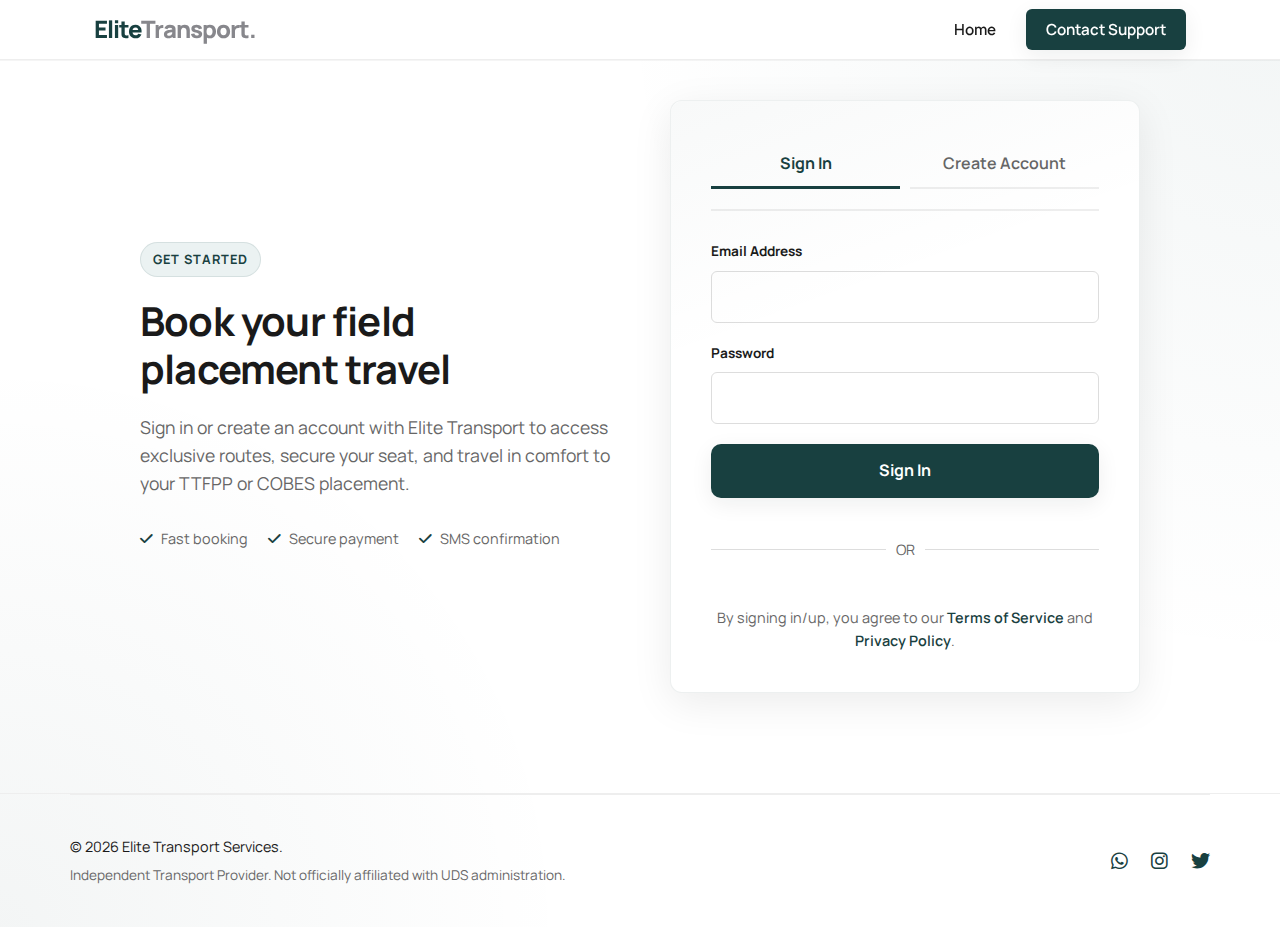
<file: bookings.html>
<!DOCTYPE html>
<html lang="en">
<head>
    <meta charset="UTF-8">
    <meta name="viewport" content="width=device-width, initial-scale=1.0">
    <title>Elite Transport | Booking</title>
    <link rel="stylesheet" href="style.css">
    <link rel="stylesheet" href="https://cdnjs.cloudflare.com/ajax/libs/font-awesome/6.4.0/css/all.min.css">
    <link href="https://fonts.googleapis.com/css2?family=Manrope:wght@400;500;700;800&display=swap" rel="stylesheet">
    <script src="toast.js"></script>
    <script src="https://js.paystack.co/v1/inline.js"></script>
    <script src="auth.js"></script>
</head>
<body>

    <nav class="navbar">
        <div class="container nav-flex">
            <h1 class="logo">Elite<span>Transport.</span></h1>
            <button class="nav-toggle" type="button" aria-label="Toggle navigation" aria-controls="primary-nav" aria-expanded="false">
                <i class="fa-solid fa-bars"></i>
            </button>
            <ul class="nav-links" id="primary-nav">
                <li><a href="index.html">Home</a></li>
                <li><a href="routes.html">Routes & Booking</a></li>
                <li><a href="#contact" class="btn-nav">Contact Support</a></li>
            </ul>
        </div>
    </nav>

    <main class="section">
        <div class="container">
            <div style="margin-bottom:20px;">
                <a href="routes.html" class="btn-back"><i class="fa-solid fa-arrow-left"></i> Back to Routes</a>
            </div>
            <!-- Route Details Card -->
            <div class="booking-route-card" style="background:var(--bg-light);padding:30px;border-radius:12px;margin-bottom:40px;">
                <div class="booking-route-grid" style="display:grid;grid-template-columns:1fr 1fr;gap:30px;">
                    <div>
                        <h3 style="color:var(--brand-dark);margin-bottom:20px;">Route Details</h3>
                        <div style="margin-bottom:15px;">
                            <div style="color:var(--text-muted);font-size:0.9rem;">From</div>
                            <div style="font-weight:700;font-size:1.2rem;" id="route-from">-</div>
                        </div>
                        <div style="margin-bottom:15px;">
                            <div style="color:var(--text-muted);font-size:0.9rem;">To</div>
                            <div style="font-weight:700;font-size:1.2rem;" id="route-to">-</div>
                        </div>
                        <div style="margin-bottom:15px;">
                            <div style="color:var(--text-muted);font-size:0.9rem;">Bus</div>
                            <div style="font-weight:700;" id="bus-name">-</div>
                        </div>
                    </div>
                    <div>
                        <h3 style="color:var(--brand-dark);margin-bottom:20px;">Departure</h3>
                        <div style="margin-bottom:15px;">
                            <div style="color:var(--text-muted);font-size:0.9rem;">Date</div>
                            <div style="font-weight:700;font-size:1.2rem;" id="departure-date">-</div>
                        </div>
                        <div style="margin-bottom:15px;">
                            <div style="color:var(--text-muted);font-size:0.9rem;">Time</div>
                            <div style="font-weight:700;font-size:1.2rem;" id="departure-time">-</div>
                        </div>
                        <div style="margin-bottom:15px;">
                            <div style="color:var(--text-muted);font-size:0.9rem;">Price per seat</div>
                            <div style="font-weight:700;color:var(--brand-dark);font-size:1.2rem;" id="seat-price">GHS 0.00</div>
                        </div>
                    </div>
                </div>
            </div>

            <!-- Seat Selection Section -->
            <div class="booking-main-grid" style="display:grid;grid-template-columns:2fr 1fr;gap:40px;align-items:start;">
                <!-- Bus Seat Map -->
                <div>
                    <h3 style="color:var(--brand-dark);margin-bottom:20px;">Select Your Seat</h3>
                    <div class="bus-container" style="max-width:100%;background:white;padding:30px;border-radius:12px;">
                        <div class="bus-front" style="display:flex;justify-content:space-between;margin-bottom:20px;padding-bottom:15px;border-bottom:2px solid #ddd;color:var(--text-muted);font-weight:bold;font-size:0.9rem;">
                            <span>FRONT</span>
                            <span>FRONT</span>
                        </div>
                        <div id="bus-layout" class="bus-layout" style="display:grid;gap:15px 10px;margin-bottom:20px;">
                            <!-- Dynamically populated by bookings.js -->
                        </div>
                        <div class="seat-legend" style="display:flex;justify-content:space-around;margin-top:20px;font-size:0.85rem;color:var(--text-muted);">
                            <div><span class="dot available" style="display:inline-block;width:10px;height:10px;border:2px solid #ddd;border-radius:50%;margin-right:5px;"></span>Available</div>
                            <div><span class="dot locked" style="display:inline-block;width:10px;height:10px;background:#ffc107;border-radius:50%;margin-right:5px;"></span>Locked</div>
                            <div><span class="dot occupied" style="display:inline-block;width:10px;height:10px;background:#e0e0e0;border-radius:50%;margin-right:5px;"></span>Booked</div>
                            <div><span class="dot selected" style="display:inline-block;width:10px;height:10px;background:var(--brand-dark);border-radius:50%;margin-right:5px;"></span>Selected</div>
                        </div>
                    </div>
                </div>

                <!-- Booking Form & Summary -->
                <div class="booking-card" style="background:white;border-radius:12px;overflow:hidden;box-shadow:0 20px 60px rgba(0,0,0,0.2);">
                    <div class="form-header" style="background:var(--bg-light);padding:20px 30px;border-bottom:1px solid #ddd;">
                        <h4>Booking Summary</h4>
                    </div>
                    <div class="form-body" style="padding:30px;">
                        <!-- Selected Seat Display -->
                        <div style="margin-bottom:20px;padding:15px;background:var(--bg-light);border-radius:8px;">
                            <div style="font-size:0.85rem;color:var(--text-muted);margin-bottom:5px;">Selected Seat</div>
                            <div style="font-weight:800;font-size:1.3rem;color:var(--brand-dark);" id="selected-seat-display">None</div>
                        </div>

                        <!-- Passenger Form -->
                        <form id="bookingForm">
                            <div class="input-group">
                                <label>First Name *</label>
                                <input type="text" id="first-name" name="first_name" required>
                            </div>
                            <div class="input-group">
                                <label>Last Name *</label>
                                <input type="text" id="last-name" name="last_name" required>
                            </div>
                            <div class="input-group">
                                <label>Email *</label>
                                <input type="email" id="email" name="email" required>
                            </div>
                            <div class="input-group">
                                <label>Phone Number (SMS Confirmation) *</label>
                                <input type="tel" id="phone" name="phone" required>
                            </div>
                            <div class="input-group">
                                <label>Next of Kin Name</label>
                                <input type="text" id="nok-name" name="next_of_kin_name">
                            </div>
                            <div class="input-group">
                                <label>Next of Kin Phone</label>
                                <input type="tel" id="nok-phone" name="next_of_kin_phone">
                            </div>

                            <div class="divider">
                                <span>payment</span>
                            </div>

                            <div class="price-summary">
                                <div>Total</div>
                                <div class="price-tag" id="total-price">GHS 0.00</div>
                            </div>

                            <button type="submit" class="btn-primary btn-full" style="width:100%;padding:15px;border:none;cursor:pointer;">Book Now (Pay with Paystack)</button>
                        </form>
                    </div>
                </div>
            </div>
        </div>
    </main>

    <footer id="contact">
        <div class="container footer-flex">
            <div class="footer-info">
                <p>&copy; 2026 Elite Transport Services.</p>
                <p class="faded">Independent Transport Provider. Not officially affiliated with UDS administration.</p>
            </div>
            <div class="socials">
                <a href="#"><i class="fa-brands fa-whatsapp"></i></a>
                <a href="#"><i class="fa-brands fa-instagram"></i></a>
                <a href="#"><i class="fa-brands fa-twitter"></i></a>
            </div>
        </div>
    </footer>

    <script src="nav.js"></script>
    <script src="bookings.js"></script>
</body>
</html>
</file>
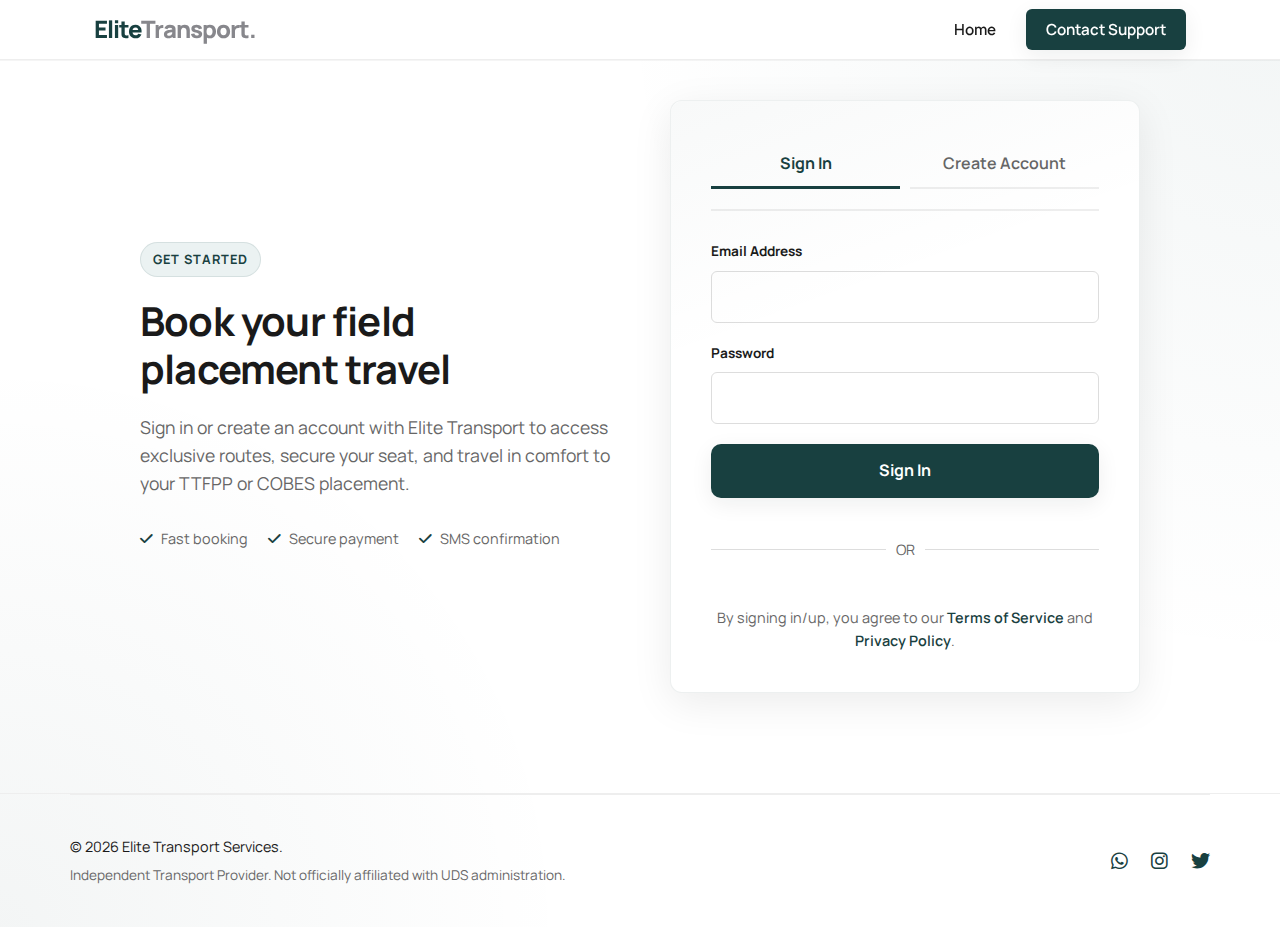
<file: login.html>
<!DOCTYPE html>
<html lang="en">
<head>
    <meta charset="UTF-8">
    <meta name="viewport" content="width=device-width, initial-scale=1.0">
    <title>Elite Transport | Sign In</title>
    <link rel="stylesheet" href="style.css">
    <link rel="stylesheet" href="https://cdnjs.cloudflare.com/ajax/libs/font-awesome/6.4.0/css/all.min.css">
    <link href="https://fonts.googleapis.com/css2?family=Manrope:wght@400;500;700;800&display=swap" rel="stylesheet">
    <script src="toast.js"></script>
    <script src="https://accounts.google.com/gsi/client" defer></script>
</head>
<body class="login-page" style="display:flex;flex-direction:column;min-height:100vh;">

    <nav class="navbar">
        <div class="container nav-flex">
            <h1 class="logo">Elite<span>Transport.</span></h1>
            <button class="nav-toggle" type="button" aria-label="Toggle navigation" aria-controls="primary-nav" aria-expanded="false">
                <i class="fa-solid fa-bars"></i>
            </button>
            <ul class="nav-links" id="primary-nav">
                <li><a href="index.html">Home</a></li>
                <li><a href="#" class="btn-nav">Contact Support</a></li>
            </ul>
        </div>
    </nav>

    <main class="login-main" style="flex:1;display:flex;align-items:center;justify-content:center;padding:40px 20px;">
        <div class="container">
            <div class="login-grid" style="display:grid;grid-template-columns:1fr 1fr;gap:60px;align-items:center;max-width:1000px;margin:0 auto;">
                <!-- Left: Hero Text -->
                <div>
                    <div class="badge" style="margin-bottom:20px;">GET STARTED</div>
                    <h1 style="font-size:2.5rem;color:var(--text-main);margin-bottom:20px;line-height:1.2;">Book your field placement travel</h1>
                    <p style="font-size:1.1rem;color:var(--text-muted);margin-bottom:30px;line-height:1.6;">
                        Sign in or create an account with Elite Transport to access exclusive routes, secure your seat, and travel in comfort to your TTFPP or COBES placement.
                    </p>
                    <div class="login-benefits" style="display:flex;gap:20px;font-size:0.9rem;color:var(--text-muted);">
                        <div><i class="fa-solid fa-check" style="color:var(--brand-dark);margin-right:8px;"></i>Fast booking</div>
                        <div><i class="fa-solid fa-check" style="color:var(--brand-dark);margin-right:8px;"></i>Secure payment</div>
                        <div><i class="fa-solid fa-check" style="color:var(--brand-dark);margin-right:8px;"></i>SMS confirmation</div>
                    </div>
                </div>

                <!-- Right: Auth Forms -->
                <div>
                    <!-- Sign In Tab (Default) -->
                    <div id="sign-in-form" style="background:white;padding:40px;border-radius:12px;box-shadow:0 10px 40px rgba(0,0,0,0.08);">
                        <div style="display:flex;gap:10px;margin-bottom:30px;border-bottom:2px solid #eee;padding-bottom:20px;">
                            <button class="tab-btn active" onclick="switchTab('sign-in')" style="flex:1;padding:10px;background:none;border:none;color:var(--brand-dark);font-weight:700;cursor:pointer;border-bottom:3px solid var(--brand-dark);">Sign In</button>
                            <button class="tab-btn" onclick="switchTab('sign-up')" style="flex:1;padding:10px;background:none;border:none;color:var(--text-muted);font-weight:600;cursor:pointer;border-bottom:2px solid #eee;">Create Account</button>
                        </div>

                        <!-- Sign In Form -->
                        <div id="sign-in-content">
                            <form id="signInForm">
                                <div class="input-group" style="margin-bottom:20px;">
                                    <label style="font-weight:700;margin-bottom:8px;">Email Address</label>
                                    <input type="email" id="signin-email" required style="width:100%;padding:12px;border:1px solid #ddd;border-radius:6px;font-family:inherit;font-size:1rem;">
                                </div>
                                <div class="input-group" style="margin-bottom:20px;">
                                    <label style="font-weight:700;margin-bottom:8px;">Password</label>
                                    <input type="password" id="signin-password" required style="width:100%;padding:12px;border:1px solid #ddd;border-radius:6px;font-family:inherit;font-size:1rem;">
                                </div>
                                <button type="submit" class="btn-primary" style="width:100%;padding:14px;margin-bottom:15px;border:none;cursor:pointer;font-weight:700;">Sign In</button>
                            </form>

                            <div style="display:flex;align-items:center;margin:25px 0;gap:10px;">
                                <div style="flex:1;height:1px;background:#ddd;"></div>
                                <span style="color:var(--text-muted);font-size:0.9rem;">OR</span>
                                <div style="flex:1;height:1px;background:#ddd;"></div>
                            </div>

                            <!-- Google Sign In Button -->
                            <div id="sign-in-google" style="display:flex;justify-content:center;"></div>
                        </div>

                        <!-- Sign Up Form -->
                        <div id="sign-up-content" style="display:none;">
                            <form id="signUpForm">
                                <div class="input-group" style="margin-bottom:15px;">
                                    <label style="font-weight:700;margin-bottom:8px;">First Name</label>
                                    <input type="text" id="signup-first-name" required style="width:100%;padding:12px;border:1px solid #ddd;border-radius:6px;font-family:inherit;font-size:1rem;">
                                </div>
                                <div class="input-group" style="margin-bottom:15px;">
                                    <label style="font-weight:700;margin-bottom:8px;">Last Name</label>
                                    <input type="text" id="signup-last-name" required style="width:100%;padding:12px;border:1px solid #ddd;border-radius:6px;font-family:inherit;font-size:1rem;">
                                </div>
                                <div class="input-group" style="margin-bottom:15px;">
                                    <label style="font-weight:700;margin-bottom:8px;">Email Address</label>
                                    <input type="email" id="signup-email" required style="width:100%;padding:12px;border:1px solid #ddd;border-radius:6px;font-family:inherit;font-size:1rem;">
                                </div>
                                <div class="input-group" style="margin-bottom:15px;">
                                    <label style="font-weight:700;margin-bottom:8px;">Phone Number</label>
                                    <input type="tel" id="signup-phone" required style="width:100%;padding:12px;border:1px solid #ddd;border-radius:6px;font-family:inherit;font-size:1rem;">
                                </div>
                                <div class="input-group" style="margin-bottom:20px;">
                                    <label style="font-weight:700;margin-bottom:8px;">Password</label>
                                    <input type="password" id="signup-password" required style="width:100%;padding:12px;border:1px solid #ddd;border-radius:6px;font-family:inherit;font-size:1rem;">
                                </div>
                                <button type="submit" class="btn-primary" style="width:100%;padding:14px;margin-bottom:15px;border:none;cursor:pointer;font-weight:700;">Create Account</button>
                            </form>

                            <div style="display:flex;align-items:center;margin:25px 0;gap:10px;">
                                <div style="flex:1;height:1px;background:#ddd;"></div>
                                <span style="color:var(--text-muted);font-size:0.9rem;">OR</span>
                                <div style="flex:1;height:1px;background:#ddd;"></div>
                            </div>

                            <!-- Google Sign Up Button -->
                            <div id="sign-up-google" style="display:flex;justify-content:center;"></div>
                        </div>

                        <div style="text-align:center;margin-top:20px;font-size:0.9rem;color:var(--text-muted);">
                            By signing in/up, you agree to our <a href="#" style="color:var(--brand-dark);font-weight:600;">Terms of Service</a> and <a href="#" style="color:var(--brand-dark);font-weight:600;">Privacy Policy</a>.
                        </div>
                    </div>
                </div>
            </div>
        </div>
    </main>

    <footer style="margin-top:60px;border-top:1px solid #eee;">
        <div class="container footer-flex">
            <div class="footer-info">
                <p>&copy; 2026 Elite Transport Services.</p>
                <p class="faded">Independent Transport Provider. Not officially affiliated with UDS administration.</p>
            </div>
            <div class="socials">
                <a href="#"><i class="fa-brands fa-whatsapp"></i></a>
                <a href="#"><i class="fa-brands fa-instagram"></i></a>
                <a href="#"><i class="fa-brands fa-twitter"></i></a>
            </div>
        </div>
    </footer>

    <script src="nav.js"></script>
    <script src="login.js"></script>
</body>
</html>
</file>
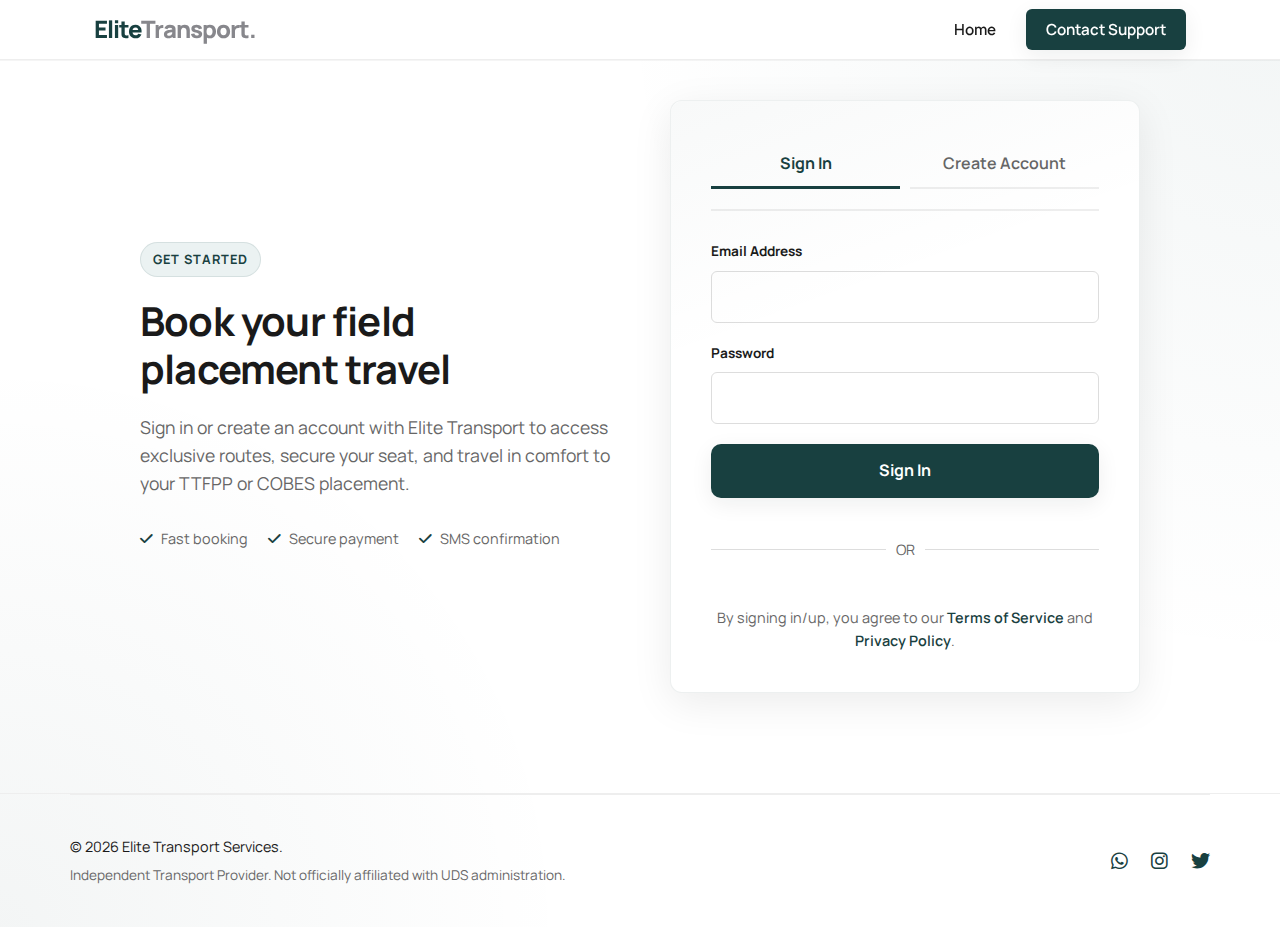
<file: profile.html>
<!DOCTYPE html>
<html lang="en">
<head>
    <meta charset="UTF-8">
    <meta name="viewport" content="width=device-width, initial-scale=1.0">
    <title>Elite Transport | My Profile</title>
    <link rel="stylesheet" href="style.css">
    <link rel="stylesheet" href="https://cdnjs.cloudflare.com/ajax/libs/font-awesome/6.4.0/css/all.min.css">
    <link href="https://fonts.googleapis.com/css2?family=Manrope:wght@400;500;700;800&display=swap" rel="stylesheet">
    <script src="toast.js"></script>
    <script src="auth.js"></script>
</head>
<body>

    <nav class="navbar">
        <div class="container nav-flex">
            <h1 class="logo">Elite<span>Transport.</span></h1>
            <button class="nav-toggle" type="button" aria-label="Toggle navigation" aria-controls="primary-nav" aria-expanded="false">
                <i class="fa-solid fa-bars"></i>
            </button>
            <ul class="nav-links" id="primary-nav">
                <li><a href="index.html">Home</a></li>
                <li><a href="routes.html">Routes & Booking</a></li>
                <li><a href="profile.html">My Profile</a></li>
                <li><a href="#contact" class="btn-nav">Contact Support</a></li>
            </ul>
        </div>
    </nav>

    <header class="hero">
        <div class="container">
            <div class="section-header">
                <h2>My Profile</h2>
                <p>View your personal information and booking history.</p>
            </div>
        </div>
    </header>

    <main class="section">
        <div class="container">
            <!-- Profile Card -->
            <section class="booking-visuals" style="margin-bottom: 40px;">
                <h3 style="margin-bottom: 20px;">Personal Information</h3>
                
                <div class="profile-layout" style="display: flex; gap: 20px; align-items: start;">
                    <!-- Profile Picture -->
                    <div>
                        <div id="profile-picture" style="width: 100px; height: 100px; border-radius: 50%; background: #e0e0e0; display: flex; align-items: center; justify-content: center; overflow: hidden;">
                            <i class="fa-solid fa-user" style="font-size: 3rem; color: var(--brand-dark);"></i>
                        </div>
                    </div>

                    <!-- Profile Info -->
                    <div style="flex: 1;">
                        <div style="margin-bottom: 15px;">
                            <label style="color: var(--text-muted); font-size: 0.9rem;">Full Name</label>
                            <div id="profile-name" style="font-size: 1.2rem; font-weight: 600; color: var(--text-dark);">-</div>
                        </div>
                        
                        <div style="margin-bottom: 15px;">
                            <label style="color: var(--text-muted); font-size: 0.9rem;">Email</label>
                            <div id="profile-email" style="font-size: 1rem; color: var(--text-dark);">-</div>
                        </div>
                        
                        <div style="margin-bottom: 15px;">
                            <label style="color: var(--text-muted); font-size: 0.9rem;">Phone</label>
                            <div id="profile-phone" style="font-size: 1rem; color: var(--text-dark);">-</div>
                        </div>

                        <div style="margin-bottom: 15px;">
                            <label style="color: var(--text-muted); font-size: 0.9rem;">Account Type</label>
                            <div id="profile-auth-method" style="font-size: 1rem; color: var(--text-dark);">-</div>
                        </div>

                        <button id="logout-btn" style="margin-top: 15px; padding: 10px 20px; background-color: #d32f2f; color: white; border: none; border-radius: 4px; cursor: pointer; font-weight: 600;">
                            <i class="fa-solid fa-sign-out-alt"></i> Logout
                        </button>
                    </div>
                </div>
            </section>

            <!-- Booking History -->
            <section class="booking-visuals">
                <div class="profile-history-head" style="display: flex; justify-content: space-between; align-items: center; margin-bottom: 20px;">
                    <h3>Booking History</h3>
                    <button id="refresh-bookings-btn" class="btn-primary" style="padding: 8px 16px; font-size: 0.9rem;">
                        <i class="fa-solid fa-refresh"></i> Refresh
                    </button>
                </div>

                <div id="bookings-list">
                    <div class="faded" style="text-align: center; padding: 40px 20px;">
                        <i class="fa-solid fa-spinner" style="animation: spin 1s linear infinite; font-size: 2rem; margin-bottom: 10px;"></i>
                        <p>Loading your bookings...</p>
                    </div>
                </div>
            </section>

        </div>
    </main>

    <footer>
        <div class="container footer-flex">
            <div class="footer-info">
                <p>&copy; 2026 Elite Transport Services.</p>
                <p class="faded">Independent Transport Provider. Not officially affiliated with UDS administration.</p>
            </div>
            <div class="socials">
                <a href="#"><i class="fa-brands fa-whatsapp"></i></a>
                <a href="#"><i class="fa-brands fa-instagram"></i></a>
                <a href="#"><i class="fa-brands fa-twitter"></i></a>
            </div>
        </div>
    </footer>

    <style>
        @keyframes spin {
            from { transform: rotate(0deg); }
            to { transform: rotate(360deg); }
        }
        .booking-row {
            display: grid;
            grid-template-columns: 1fr 1fr 1fr 1fr 1fr;
            gap: 15px;
            padding: 15px;
            border-bottom: 1px solid #eee;
            align-items: center;
        }
        .booking-row:last-child {
            border-bottom: none;
        }
        .booking-row-header {
            display: grid;
            grid-template-columns: 1fr 1fr 1fr 1fr 1fr;
            gap: 15px;
            padding: 15px;
            background-color: var(--brand-light, #f0f0f0);
            font-weight: 600;
            border-bottom: 2px solid var(--brand-dark);
        }
    </style>

    <script src="nav.js"></script>
    <script src="profile.js"></script>
</body>
</html>
</file>
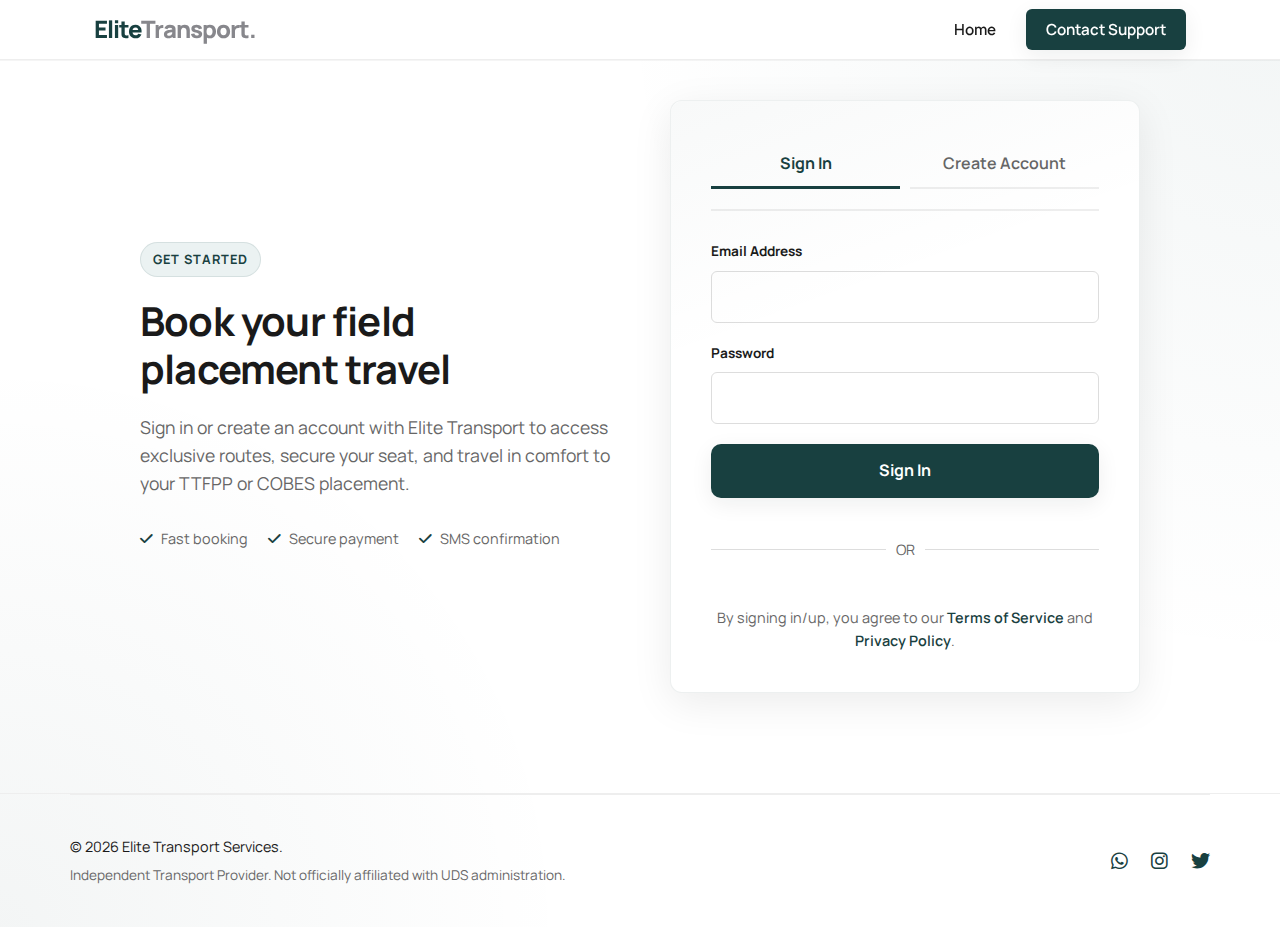
<file: routes.html>
<!DOCTYPE html>
<html lang="en">
<head>
    <meta charset="UTF-8">
    <meta name="viewport" content="width=device-width, initial-scale=1.0">
    <title>Elite Transport | Routes</title>
    <link rel="stylesheet" href="style.css">
    <link rel="stylesheet" href="https://cdnjs.cloudflare.com/ajax/libs/font-awesome/6.4.0/css/all.min.css">
    <link href="https://fonts.googleapis.com/css2?family=Manrope:wght@400;500;700;800&display=swap" rel="stylesheet">
    <script src="toast.js"></script>
    <script src="auth.js"></script>
</head>
<body class="routes-page">

    <nav class="navbar">
        <div class="container nav-flex">
            <h1 class="logo">Elite<span>Transport.</span></h1>
            <button class="nav-toggle" type="button" aria-label="Toggle navigation" aria-controls="primary-nav" aria-expanded="false">
                <i class="fa-solid fa-bars"></i>
            </button>
            <ul class="nav-links" id="primary-nav">
                <li><a href="index.html">Home</a></li>
                <li><a href="routes.html">Routes & Booking</a></li>
                <li><a href="#contact" class="btn-nav">Contact Support</a></li>
            </ul>
        </div>
    </nav>

    <header class="hero hero-compact section-divider">
        <div class="container">
            <div class="section-header" id="theone">
                <h2>Available <span class="text-gradient">Routes</span></h2>
                <p>Choose from TTFPP, COBES or Intercity route groups.</p>
            </div>
        </div>
    </header>

       
    <main class="section routes-main">
        <div class="container">
            <div class="routes-toolbar">
                <div>
                    <a href="index.html" class="btn-back"><i class="fa-solid fa-arrow-left"></i> Back to Home</a>
                    <div class="helper-text">Last updated: <span id="last-updated">-</span></div>
                </div>
                <div>
                    <button id="refresh-btn" class="btn-primary">Refresh</button>
                </div>
            </div>

            <section id="ttfpp-section">
                <div class="section-header"><h3>TTFPP Section (Third Trimester Program for UDS Students)</h3></div>
                <div id="ttfpp-list">Loading...</div>
            </section>

            <section id="cobes-section" style="margin-top:40px;">
                <div class="section-header"><h3>COBES Section (Community-Based ... for UDS Students)</h3></div>
                <div id="cobes-list">Loading...</div>
            </section>

            <section id="intercity-section" style="margin-top:40px;">
                <div class="section-header"><h3>Intercity Routes</h3></div>
                <div id="intercity-list">Loading...</div>
            </section>
        </div>
    </main>

    <footer id="contact">
        <div class="container footer-flex">
            <div class="footer-info">
                <p>&copy; 2026 Elite Transport Services.</p>
                <p class="faded">Independent Transport Provider. Not officially affiliated with UDS administration.</p>
            </div>
            <div class="socials">
                <a href="#"><i class="fa-brands fa-whatsapp"></i></a>
                <a href="#"><i class="fa-brands fa-instagram"></i></a>
                <a href="#"><i class="fa-brands fa-twitter"></i></a>
            </div>
        </div>
    </footer>

    <script src="nav.js"></script>
    <script src="routes.js"></script>
</body>
</html>
</file>
<file: style.css>
/* ========================
   1. CORE SETTINGS
   ======================== */
:root {
    /* Brand Palette */
    --brand-dark: #184040;   /* Deep Teal */
    --brand-accent: #2A5D5D; /* Lighter Teal */
    --brand-grey: #87878C;   /* Cool Grey */
    --brand-soft: #e9f0f0;
    
    /* Neutrals */
    --bg-light: #F8F9FA;
    --bg-soft: #fcfdfd;
    --text-main: #1A1A1A;
    --text-muted: #666;
    --white: #FFFFFF;
    
    /* Effects */
    --shadow: 0 10px 40px rgba(0,0,0,0.08);
    --shadow-soft: 0 6px 22px rgba(10, 35, 35, 0.07);
    --shadow-strong: 0 18px 54px rgba(10, 35, 35, 0.16);
    --ring: 0 0 0 3px rgba(24, 64, 64, 0.18);

    /* Radius */
    --radius-sm: 6px;
    --radius-md: 10px;
    --radius-lg: 14px;
    --radius-xl: 20px;

    /* Motion */
    --ease-standard: cubic-bezier(0.2, 0.65, 0.2, 1);
    --dur-fast: 180ms;
    --dur-normal: 240ms;
}

* { margin: 0; padding: 0; box-sizing: border-box; }

body {
    font-family: 'Manrope', sans-serif;
    color: var(--text-main);
    line-height: 1.6;
    background-color: var(--white);
    background-image:
        radial-gradient(circle at 100% 0%, rgba(42, 93, 93, 0.06), transparent 42%),
        radial-gradient(circle at 0% 100%, rgba(24, 64, 64, 0.05), transparent 36%);
    scroll-behavior: smooth;
}

.container { max-width: 1140px; margin: 0 auto; padding: 0 24px; }
a { text-decoration: none; color: inherit; }
ul { list-style: none; }

h1, h2, h3, h4 {
    line-height: 1.2;
    letter-spacing: -0.02em;
}

p { line-height: 1.7; }

button, input, select {
    font: inherit;
}

a, button, .btn-primary, .btn-nav, .feature-card, .seat, .socials a {
    transition:
        transform var(--dur-fast) var(--ease-standard),
        box-shadow var(--dur-normal) var(--ease-standard),
        background-color var(--dur-normal) var(--ease-standard),
        color var(--dur-normal) var(--ease-standard),
        border-color var(--dur-normal) var(--ease-standard),
        opacity var(--dur-fast) var(--ease-standard);
}

a:focus-visible,
button:focus-visible,
input:focus-visible,
select:focus-visible {
    outline: none;
    box-shadow: var(--ring);
    border-color: var(--brand-dark);
}

/* ========================
   2. NAVIGATION
   ======================== */
.navbar {
    padding: 15px 0;
    position: sticky;
    top: 0;
    background: rgba(255,255,255,0.95);
    backdrop-filter: blur(10px);
    z-index: 100;
    border-bottom: 1px solid #eee;
    box-shadow: 0 1px 0 rgba(0,0,0,0.04);
}

.nav-flex {
    display: flex;
    justify-content: space-between;
    align-items: center;
}

.logo {
    font-size: 1.5rem;
    font-weight: 800;
    color: var(--brand-dark);
    letter-spacing: -1px;
}
.logo span { color: var(--brand-grey); }

.nav-links { display: flex; align-items: center; gap: 30px; }
.nav-links a { font-weight: 600; font-size: 0.95rem; color: var(--text-main); transition: color 0.3s; }
.nav-links a:hover { color: var(--brand-dark); }
.nav-toggle {
    display: none;
    width: 42px;
    height: 42px;
    border: 1px solid rgba(24, 64, 64, 0.2);
    background: #fff;
    color: var(--brand-dark);
    border-radius: var(--radius-md);
    align-items: center;
    justify-content: center;
    cursor: pointer;
}
.nav-toggle i { font-size: 1.05rem; }

.btn-nav {
    background: var(--brand-dark);
    color: white !important;
    padding: 10px 20px;
    border-radius: var(--radius-sm);
    box-shadow: var(--shadow-soft);
}
.btn-nav:hover {
    background: var(--brand-accent);
    transform: translateY(-1px);
    box-shadow: 0 10px 22px rgba(10, 35, 35, 0.16);
}

/* ========================
   3. HERO SECTION
   ======================== */
.hero { padding: 60px 0 80px; }
.hero-compact { padding: 24px 0 16px; }

.hero-grid {
    display: grid;
    grid-template-columns: 1fr 1fr;
    gap: 60px;
    align-items: center;
}

.badge {
    background: #EBF2F2;
    color: var(--brand-dark);
    padding: 6px 12px;
    border-radius: 50px;
    font-size: 0.8rem;
    font-weight: 700;
    text-transform: uppercase;
    letter-spacing: 1px;
    margin-bottom: 20px;
    display: inline-block;
    border: 1px solid rgba(24, 64, 64, 0.1);
}

.hero h1 {
    font-size: 3.5rem;
    line-height: 1.1;
    margin-bottom: 20px;
    color: var(--text-main);
    letter-spacing: -1px;
}

#whywhyyou {
    margin-bottom: 20px;
}

.highlight { color: var(--brand-dark); }

.hero p {
    font-size: 1.1rem;
    color: var(--text-muted);
    margin-bottom: 30px;
    max-width: 450px;
}

.trust-badges {
    display: flex;
    gap: 20px;
    margin-bottom: 30px;
    font-size: 0.9rem;
    font-weight: 600;
    color: var(--brand-grey);
}

.hero-visual img {
    width: 100%;
    border-radius: var(--radius-xl);
    box-shadow: 20px 20px 0px var(--brand-dark);
}

.btn-primary {
    display: inline-block;
    background: var(--brand-dark);
    color: white;
    padding: 16px 32px;
    border-radius: var(--radius-md);
    font-weight: 700;
    border: none;
    cursor: pointer;
    box-shadow: var(--shadow-soft);
}
.btn-primary:hover {
    background: var(--brand-accent);
    transform: translateY(-2px);
    box-shadow: 0 12px 28px rgba(10, 35, 35, 0.2);
}
.btn-primary:active { transform: translateY(0); }
.btn-full { width: 100%; text-align: center; }

.btn-back {
    display: inline-flex;
    align-items: center;
    gap: 8px;
    padding: 8px 12px;
    border-radius: var(--radius-sm);
    border: 1px solid rgba(24, 64, 64, 0.18);
    background: #fff;
    color: var(--brand-dark);
    font-weight: 700;
    font-size: 0.9rem;
}
.btn-back:hover {
    background: #f4f8f8;
    border-color: rgba(24, 64, 64, 0.28);
}

/* ========================
   4. FEATURES & STEPS
   ======================== */
.section { padding: 100px 0; }
.bg-light { background-color: var(--bg-light); }

.section-header { margin-bottom: 60px; max-width: 600px; }
.section-header h2 { font-size: 2.2rem; margin-bottom: 15px; color: var(--brand-dark); }
.section-header p { color: var(--text-muted); font-size: 1.1rem; }

#theone h2 { margin-bottom: 40px; }
.routes-page #theone h2 { margin-bottom: 10px; }
.routes-page .section-header { margin-bottom: 24px; }
.routes-main.section { padding-top: 24px; padding-bottom: 72px; }

.grid-3 { display: grid; grid-template-columns: repeat(3, 1fr); gap: 30px; }

.feature-card {
    background: white;
    padding: 40px 30px;
    border: 1px solid #eee;
    border-radius: var(--radius-lg);
}
.feature-card:hover {
    border-color: rgba(24, 64, 64, 0.3);
    box-shadow: var(--shadow);
    transform: translateY(-3px);
}

.icon-box {
    width: 50px; height: 50px;
    background: var(--bg-light);
    border-radius: var(--radius-md);
    display: flex; align-items: center; justify-content: center;
    color: var(--brand-dark); font-size: 1.2rem;
    margin-bottom: 20px;
    border: 1px solid rgba(24, 64, 64, 0.08);
}

.steps-grid { display: grid; grid-template-columns: repeat(3, 1fr); gap: 40px; }
.step-number {
    font-size: 3rem; font-weight: 800;
    color: rgba(24, 64, 64, 0.1);
    display: block; margin-bottom: -15px;
}
.step h4 { font-size: 1.2rem; margin-bottom: 10px; }

/* ========================
   5. BOOKING ENGINE STYLES
   ======================== */
.booking-section { background: var(--brand-dark); padding: 80px 0; }

.booking-wrapper-wide {
    display: grid;
    grid-template-columns: 1.5fr 1fr;
    gap: 40px;
    align-items: start;
}

/* Left Col: Visuals */
.booking-visuals {
    background: #f1f1f1;
    padding: 30px;
    border-radius: var(--radius-lg);
    border: 1px solid rgba(24, 64, 64, 0.08);
}

.trip-selector h3 { color: var(--brand-dark); margin-bottom: 5px; }
.helper-text { font-size: 0.9rem; color: var(--text-muted); margin-bottom: 15px; }

.trip-dropdown {
    width: 100%; padding: 15px;
    font-size: 1rem; border-radius: var(--radius-md); border: 1px solid #ccc;
    margin-bottom: 30px; cursor: pointer;
    font-family: inherit;
    background: #fff;
}

.bus-container {
    background: white;
    padding: 30px;
    border-radius: var(--radius-lg);
    box-shadow: 0 5px 20px rgba(0,0,0,0.05);
    border: 1px solid rgba(24, 64, 64, 0.08);
    width: 100%; max-width: 380px; margin: 0 auto;
}

.bus-front {
    display: flex; justify-content: space-between;
    margin-bottom: 20px; padding-bottom: 15px;
    border-bottom: 2px dashed #ddd;
    color: var(--text-muted); font-weight: bold; font-size: 0.9rem;
}

.bus-layout {
    display: flex;
    flex-direction: column;
    gap: 10px;
    margin-bottom: 20px;
}

.bus-row {
    display: grid;
    grid-template-columns: repeat(5, minmax(44px, 1fr));
    gap: 10px;
    align-items: stretch;
}

.bus-row-rear {
    margin-top: 8px;
}

.bus-slot {
    min-height: 50px;
}

.aisle-slot,
.void-slot {
    background: transparent;
    border: 1px dashed rgba(24, 64, 64, 0.12);
    border-radius: var(--radius-sm);
}

.aisle-slot {
    border-style: none;
}

.stair-slot {
    border-radius: var(--radius-sm);
    border: 1px solid rgba(24, 64, 64, 0.22);
    background:
        repeating-linear-gradient(
            -45deg,
            #c7d4d4 0 6px,
            #dde7e7 6px 12px
        );
    position: relative;
}

.stair-slot::after {
    content: "STAIR";
    position: absolute;
    inset: 0;
    display: flex;
    align-items: center;
    justify-content: center;
    font-size: 0.62rem;
    color: #274545;
    font-weight: 700;
    letter-spacing: 0.04em;
}

.seat {
    height: 50px;
    background:
        linear-gradient(180deg, #eef4f4 0%, #d8e5e5 55%, #c8d8d8 100%);
    border: 1px solid #a4bcbc;
    border-radius: 10px 10px 6px 6px;
    display: flex; align-items: center; justify-content: center;
    font-size: 0.72rem; font-weight: 800; color: #294747;
    cursor: pointer; transition: all 0.2s; position: relative;
    box-shadow:
        inset 0 -8px 0 rgba(53, 90, 90, 0.16),
        inset 0 3px 0 rgba(255, 255, 255, 0.7),
        0 3px 8px rgba(0, 0, 0, 0.08);
}
.seat::after {
    content: '';
    position: absolute;
    top: -5px;
    left: 16%;
    width: 68%;
    height: 8px;
    border-radius: 6px 6px 3px 3px;
    background: linear-gradient(180deg, #f4f8f8 0%, #dbe8e8 100%);
    border: 1px solid #b9cccc;
}

.seat:hover:not(.occupied) {
    border-color: var(--brand-dark); color: var(--brand-dark);
    transform: translateY(-2px);
    box-shadow: 0 8px 16px rgba(10, 35, 35, 0.15);
}

.seat.occupied {
    background: #dedede;
    color: #8e8e8e;
    border-color: #d0d0d0;
    cursor: not-allowed;
    box-shadow: none;
}

.seat.selected {
    background: linear-gradient(180deg, #2f6767 0%, #184040 100%);
    color: white;
    border-color: var(--brand-dark);
}
.seat.selected::after { background-color: var(--brand-accent); }

.seat.locked {
    background: linear-gradient(180deg, #ffe39a 0%, #ffc642 100%);
    color: #4f3a00;
    border-color: #d39d2c;
}

.seat-legend {
    display: flex; justify-content: space-between;
    margin-top: 20px; font-size: 0.8rem; color: var(--text-muted);
}
.dot {
    display: inline-block; width: 10px; height: 10px;
    border-radius: 50%; margin-right: 5px;
}
.dot.available { border: 2px solid #ddd; }
.dot.occupied { background: #e0e0e0; }
.dot.selected { background: var(--brand-dark); }

/* Right Col: Booking Card */
.booking-card {
    background: white;
    border-radius: var(--radius-lg);
    overflow: hidden;
    color: var(--text-main);
    box-shadow: 0 20px 60px rgba(0,0,0,0.2);
    border: 1px solid rgba(24, 64, 64, 0.08);
}

.form-header {
    background: var(--bg-light); padding: 20px 30px;
    border-bottom: 1px solid #ddd;
}
.form-header h4 { margin-bottom: 5px; }
.highlight-text { color: var(--brand-dark); font-weight: 800; }

.form-body { padding: 30px; }

.input-group { margin-bottom: 20px; }
.input-group label {
    display: block; font-size: 0.85rem; font-weight: 700;
    margin-bottom: 8px; color: var(--text-main);
}
.input-group input {
    width: 100%; padding: 12px;
    border: 1px solid #ddd; border-radius: var(--radius-sm);
    font-family: inherit; font-size: 1rem;
    background: #fff;
}
.input-group input:focus {
    border-color: var(--brand-dark);
    outline: none;
    box-shadow: var(--ring);
}

.divider {
    display: flex; align-items: center; margin: 25px 0;
    color: var(--text-muted); font-size: 0.8rem; font-weight: bold; text-transform: uppercase;
}
.divider span { padding-right: 10px; border-bottom: 2px solid #eee; width: 100%; }

.price-summary {
    display: flex; justify-content: space-between; align-items: center;
    margin: 20px 0; font-size: 1.1rem; font-weight: bold;
}
.price-tag { color: var(--brand-dark); font-size: 1.5rem; }

/* ========================
   6. FOOTER & MOBILE
   ======================== */
.footer-flex {
    padding: 40px 0;
    display: flex; justify-content: space-between; align-items: center;
    border-top: 1px solid #eee; font-size: 0.9rem;
}
.faded { color: var(--text-muted); font-size: 0.85rem; margin-top: 5px; }
.socials a { font-size: 1.2rem; margin-left: 20px; color: var(--brand-dark); }
.socials a:hover { color: var(--brand-accent); transform: translateY(-2px); }

/* ========================
   7. PAGE-SPECIFIC ENHANCEMENTS
   ======================== */
#sign-in-form {
    border: 1px solid rgba(24, 64, 64, 0.08);
    position: relative;
}

#sign-in-form::before {
    content: "";
    position: absolute;
    inset: 0;
    pointer-events: none;
    border-radius: inherit;
    background: linear-gradient(160deg, rgba(24,64,64,0.03), transparent 35%);
}

.tab-btn.active {
    color: var(--brand-dark);
    border-bottom: 3px solid var(--brand-dark);
}

#refresh-btn:hover, #refresh-bookings-btn:hover {
    transform: translateY(-2px);
}

.btn-select-route:hover:not(:disabled) {
    transform: translateY(-1px);
    box-shadow: 0 10px 18px rgba(10, 35, 35, 0.18);
}

.btn-select-route:disabled {
    opacity: 0.75;
}

#logout-btn {
    transition: transform var(--dur-fast) var(--ease-standard), opacity var(--dur-fast) var(--ease-standard);
}

#logout-btn:hover {
    transform: translateY(-1px);
    opacity: 0.92;
}

/* Route cards injected by JS */
.route-card {
    background: #fff;
    border: 1px solid rgba(24, 64, 64, 0.1);
    border-radius: var(--radius-lg);
    padding: 20px;
    box-shadow: var(--shadow-soft);
}

/* Booking history table rows */
.booking-row {
    background: #fff;
    border-radius: var(--radius-sm);
}

.admin-metrics {
    display: grid;
    grid-template-columns: repeat(3, minmax(0, 1fr));
    gap: 14px;
}

.admin-card {
    background: #fff;
    border: 1px solid rgba(24, 64, 64, 0.12);
    border-radius: var(--radius-md);
    padding: 16px 18px;
    box-shadow: var(--shadow-soft);
}

.admin-label {
    font-size: 0.8rem;
    color: var(--text-muted);
    text-transform: uppercase;
    letter-spacing: 0.06em;
}

.admin-value {
    margin-top: 8px;
    font-size: 1.5rem;
    font-weight: 800;
    color: var(--brand-dark);
}

.admin-recent-row {
    display: grid;
    grid-template-columns: 2fr 1.2fr 1fr 1fr 1.5fr 1fr;
    gap: 10px;
    align-items: center;
    padding: 12px 10px;
    border-bottom: 1px solid #eee;
    font-size: 0.9rem;
}

.admin-recent-row:last-child {
    border-bottom: none;
}

#google-contact-modal form input:focus {
    outline: none;
    border-color: var(--brand-dark) !important;
    box-shadow: var(--ring);
}

/* Login / Booking / Profile responsive helpers */
.login-grid {
    width: 100%;
}

.booking-route-card,
.booking-card {
    min-width: 0;
}

#bookings-list {
    overflow-x: auto;
}

/* Lightweight page-load reveal */
.hero, .section, .booking-card, .feature-card {
    animation: riseFade 520ms var(--ease-standard) both;
}

@keyframes riseFade {
    from { opacity: 0; transform: translateY(10px); }
    to { opacity: 1; transform: translateY(0); }
}

@media (prefers-reduced-motion: reduce) {
    * {
        animation: none !important;
        transition: none !important;
        scroll-behavior: auto !important;
    }
}

@media (max-width: 900px) {
    .hero-grid, .grid-3, .steps-grid, .booking-wrapper-wide {
        grid-template-columns: 1fr; gap: 40px;
    }
    .hero h1 { font-size: 2.5rem; }
    .navbar {
        padding: 12px 0;
        backdrop-filter: none;
        -webkit-backdrop-filter: none;
        background: #fff;
    }
    .nav-links {
        position: fixed;
        right: 0;
        top: 0;
        height: 100vh;
        width: min(82vw, 320px);
        z-index: 1300;
        display: flex;
        flex-direction: column;
        align-items: stretch;
        gap: 12px;
        padding: 78px 20px 24px;
        background: #fff;
        backdrop-filter: none;
        -webkit-backdrop-filter: none;
        border-left: 1px solid rgba(24, 64, 64, 0.15);
        box-shadow: -20px 0 40px rgba(0, 0, 0, 0.14);
        transform: translateX(100%);
        transition: transform var(--dur-normal) var(--ease-standard), visibility 0s linear var(--dur-normal);
        visibility: hidden;
        pointer-events: none;
    }
    .nav-links.open {
        transform: translateX(0);
        transition: transform var(--dur-normal) var(--ease-standard);
        visibility: visible;
        pointer-events: auto;
    }
    .nav-links li {
        width: 100%;
        flex: 0 0 auto;
    }
    .nav-links a {
        font-size: 0.9rem;
        width: 100%;
        padding: 10px 12px;
        display: flex;
        align-items: center;
        border-radius: var(--radius-sm);
        border: 1px solid transparent;
    }
    .nav-links a:hover {
        background: #f4f8f8;
        border-color: rgba(24, 64, 64, 0.1);
    }
    .nav-links .btn-nav {
        width: 100%;
        justify-content: center;
        text-align: center;
        margin-top: 8px;
        padding: 10px 14px;
        border: none;
    }
    .nav-toggle {
        display: inline-flex;
        margin-left: auto;
        position: relative;
        z-index: 1310;
    }
    body.nav-open {
        overflow: hidden;
    }
    body.nav-open::before {
        content: none;
    }
    .bus-container { max-width: 100%; }
    .container { padding: 0 18px; }
    .footer-flex {
        flex-direction: column;
        align-items: flex-start;
        gap: 14px;
    }
    .socials a:first-child { margin-left: 0; }

    .login-main {
        align-items: flex-start !important;
        padding-top: 28px !important;
    }
    .login-grid {
        grid-template-columns: 1fr !important;
        gap: 28px !important;
    }
    .login-benefits {
        flex-wrap: wrap;
        gap: 12px !important;
    }

    .booking-route-grid {
        grid-template-columns: 1fr !important;
        gap: 20px !important;
    }
    .booking-main-grid {
        grid-template-columns: 1fr !important;
        gap: 24px !important;
    }
    .booking-route-card {
        padding: 20px !important;
    }

    .profile-layout {
        flex-direction: column;
        align-items: center !important;
        text-align: center;
    }
    .profile-history-head {
        flex-direction: column;
        align-items: flex-start !important;
        gap: 10px;
    }
    .profile-history-head #refresh-bookings-btn {
        width: 100%;
    }
    .booking-row-header,
    .booking-row {
        min-width: 680px;
    }
    .admin-metrics {
        grid-template-columns: 1fr 1fr;
    }
    .admin-recent-row {
        grid-template-columns: 1fr;
        gap: 6px;
        padding: 12px 4px;
    }
}
</file>
